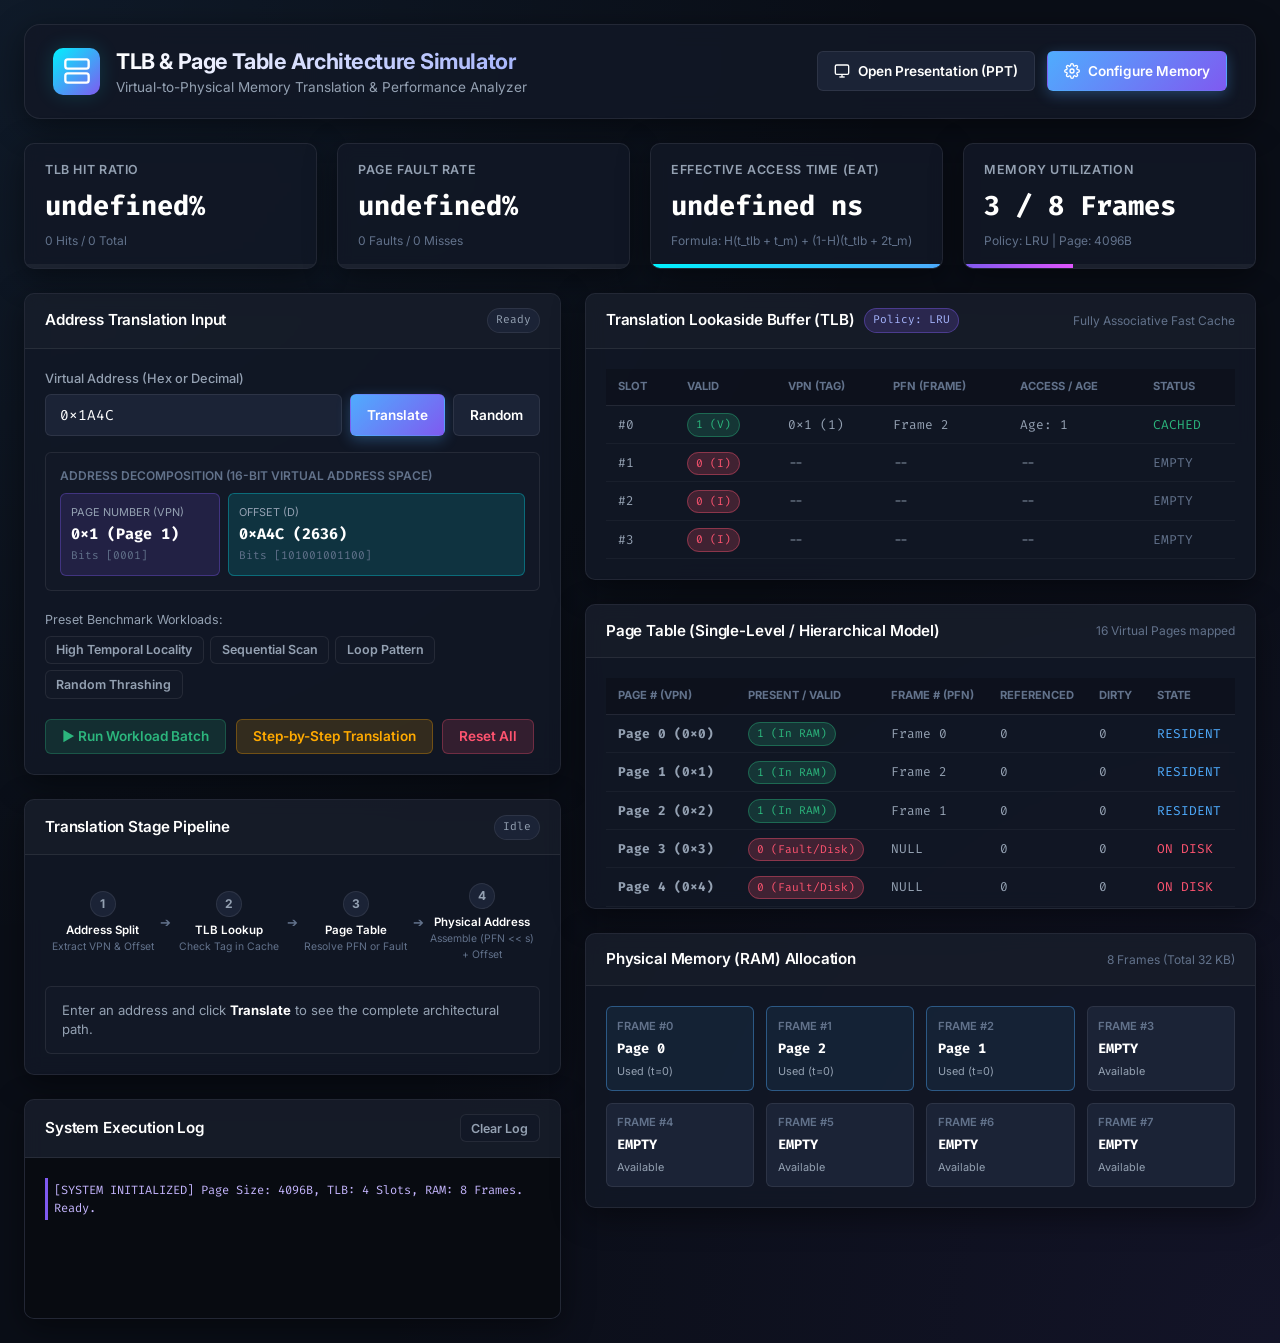
<file: index.html>
<!DOCTYPE html>
<html lang="en">
<head>
  <meta charset="UTF-8">
  <meta name="viewport" content="width=device-width, initial-scale=1.0">
  <title>TLB & Page Table Simulator | Virtual Memory Architecture</title>
  <meta name="description" content="Interactive Virtual-to-Physical Address Translation Simulator with TLB Cache, Page Table, Frame Allocation, and Effective Access Time (EAT) Metrics.">
  <link rel="preconnect" href="https://fonts.googleapis.com">
  <link rel="preconnect" href="https://fonts.gstatic.com" crossorigin>
  <link href="https://fonts.googleapis.com/css2?family=Fira+Code:wght@400;500;600&family=Inter:wght@300;400;500;600;700;800&display=swap" rel="stylesheet">
  <link rel="stylesheet" href="style.css">
</head>
<body>
  <div class="app-container">
    <!-- Header -->
    <header class="app-header">
      <div class="logo-area">
        <div class="logo-icon">
          <svg viewBox="0 0 24 24" width="28" height="28" fill="none" stroke="currentColor" stroke-width="2">
            <rect x="2" y="2" width="20" height="8" rx="2" ry="2"></rect>
            <rect x="2" y="14" width="20" height="8" rx="2" ry="2"></rect>
            <line x1="6" y1="6" x2="6.01" y2="6"></line>
            <line x1="6" y1="18" x2="6.01" y2="18"></line>
          </svg>
        </div>
        <div>
          <h1>TLB & Page Table Architecture Simulator</h1>
          <p class="subtitle">Virtual-to-Physical Memory Translation & Performance Analyzer</p>
        </div>
      </div>
      <div class="header-actions">
        <a href="presentation.html" target="_blank" class="btn btn-secondary" id="btn-open-presentation">
          <svg viewBox="0 0 24 24" width="16" height="16" fill="none" stroke="currentColor" stroke-width="2"><rect x="2" y="3" width="20" height="14" rx="2"/><line x1="8" y1="21" x2="16" y2="21"/><line x1="12" y1="17" x2="12" y2="21"/></svg>
          Open Presentation (PPT)
        </a>
        <button class="btn btn-primary" id="btn-config-toggle">
          <svg viewBox="0 0 24 24" width="16" height="16" fill="none" stroke="currentColor" stroke-width="2"><circle cx="12" cy="12" r="3"/><path d="M19.4 15a1.65 1.65 0 0 0 .33 1.82l.06.06a2 2 0 0 1 0 2.83 2 2 0 0 1-2.83 0l-.06-.06a1.65 1.65 0 0 0-1.82-.33 1.65 1.65 0 0 0-1 1.51V21a2 2 0 0 1-2 2 2 2 0 0 1-2-2v-.09A1.65 1.65 0 0 0 9 19.4a1.65 1.65 0 0 0-1.82.33l-.06.06a2 2 0 0 1-2.83 0 2 2 0 0 1 0-2.83l.06-.06a1.65 1.65 0 0 0 .33-1.82 1.65 1.65 0 0 0-1.51-1H3a2 2 0 0 1-2-2 2 2 0 0 1 2-2h.09A1.65 1.65 0 0 0 4.6 9a1.65 1.65 0 0 0-.33-1.82l-.06-.06a2 2 0 0 1 0-2.83 2 2 0 0 1 2.83 0l.06.06a1.65 1.65 0 0 0 1.82.33H9a1.65 1.65 0 0 0 1-1.51V3a2 2 0 0 1 2-2 2 2 0 0 1 2 2v.09a1.65 1.65 0 0 0 1 1.51 1.65 1.65 0 0 0 1.82-.33l.06-.06a2 2 0 0 1 2.83 0 2 2 0 0 1 0 2.83l-.06.06a1.65 1.65 0 0 0-.33 1.82V9a1.65 1.65 0 0 0 1.51 1H21a2 2 0 0 1 2 2 2 2 0 0 1-2 2h-.09a1.65 1.65 0 0 0-1.51 1z"/></svg>
          Configure Memory
        </button>
      </div>
    </header>

    <!-- Top KPI Cards -->
    <section class="kpi-grid">
      <div class="kpi-card">
        <div class="kpi-label">TLB Hit Ratio</div>
        <div class="kpi-value" id="kpi-tlb-hit-rate">0.0%</div>
        <div class="kpi-sub" id="kpi-tlb-counts">0 Hits / 0 Total</div>
        <div class="kpi-bar"><div class="kpi-bar-fill fill-green" id="bar-tlb-hit" style="width: 0%"></div></div>
      </div>
      <div class="kpi-card">
        <div class="kpi-label">Page Fault Rate</div>
        <div class="kpi-value" id="kpi-page-fault-rate">0.0%</div>
        <div class="kpi-sub" id="kpi-fault-counts">0 Faults / 0 Lookups</div>
        <div class="kpi-bar"><div class="kpi-bar-fill fill-red" id="bar-fault-rate" style="width: 0%"></div></div>
      </div>
      <div class="kpi-card">
        <div class="kpi-label">Effective Access Time (EAT)</div>
        <div class="kpi-value" id="kpi-eat">-- ns</div>
        <div class="kpi-sub" id="kpi-eat-formula">Formula: H(t_tlb + t_m) + (1-H)(t_tlb + 2t_m)</div>
        <div class="kpi-bar"><div class="kpi-bar-fill fill-cyan" style="width: 100%"></div></div>
      </div>
      <div class="kpi-card">
        <div class="kpi-label">Memory Utilization</div>
        <div class="kpi-value" id="kpi-ram-usage">0 / 8 Frames</div>
        <div class="kpi-sub" id="kpi-policy-badge">Policy: LRU | Page: 4096B</div>
        <div class="kpi-bar"><div class="kpi-bar-fill fill-purple" id="bar-ram-usage" style="width: 0%"></div></div>
      </div>
    </section>

    <!-- Main Workspace -->
    <div class="workspace-layout">
      <!-- Left Column: Controls & Hardware Modules -->
      <div class="col-left">
        <!-- Interactive Control Panel -->
        <div class="panel">
          <div class="panel-header">
            <h2>Address Translation Input</h2>
            <span class="badge" id="badge-status">Ready</span>
          </div>
          <div class="panel-body">
            <div class="input-group">
              <label for="input-virtual-address">Virtual Address (Hex or Decimal)</label>
              <div class="input-with-button">
                <input type="text" id="input-virtual-address" placeholder="e.g. 0x1A4C or 6732" value="0x1A4C" />
                <button class="btn btn-primary" id="btn-translate">Translate</button>
                <button class="btn btn-secondary" id="btn-random-addr">Random</button>
              </div>
            </div>

            <!-- Bit Decomposition Preview -->
            <div class="address-breakdown-box">
              <div class="breakdown-title">Address Decomposition (16-bit Virtual Address Space)</div>
              <div class="bit-breakdown-bar">
                <div class="bit-chunk vpn-chunk" id="visual-vpn-chunk">
                  <span class="chunk-label">Page Number (VPN)</span>
                  <span class="chunk-value" id="breakdown-vpn">0x1 (Page 1)</span>
                  <span class="chunk-bits" id="breakdown-vpn-bits">Bits 15-12 [0001]</span>
                </div>
                <div class="bit-chunk offset-chunk" id="visual-offset-chunk">
                  <span class="chunk-label">Offset (d)</span>
                  <span class="chunk-value" id="breakdown-offset">0xA4C (2636)</span>
                  <span class="chunk-bits" id="breakdown-offset-bits">Bits 11-0 [101001001100]</span>
                </div>
              </div>
            </div>

            <!-- Quick Workloads & Simulation Controls -->
            <div class="workloads-section">
              <label>Preset Benchmark Workloads:</label>
              <div class="btn-group">
                <button class="btn btn-sm btn-ghost" data-workload="temporal">High Temporal Locality</button>
                <button class="btn btn-sm btn-ghost" data-workload="spatial">Sequential Scan</button>
                <button class="btn btn-sm btn-ghost" data-workload="loop">Loop Pattern</button>
                <button class="btn btn-sm btn-ghost" data-workload="random">Random Thrashing</button>
              </div>
            </div>

            <div class="simulation-actions">
              <button class="btn btn-success" id="btn-run-workload">▶ Run Workload Batch</button>
              <button class="btn btn-warning" id="btn-step-walk">Step-by-Step Translation</button>
              <button class="btn btn-danger" id="btn-reset">Reset All</button>
            </div>
          </div>
        </div>

        <!-- Translation Flow Pipeline Animation / Status Box -->
        <div class="panel">
          <div class="panel-header">
            <h2>Translation Stage Pipeline</h2>
            <span class="badge" id="step-badge">Idle</span>
          </div>
          <div class="panel-body">
            <div class="pipeline-container">
              <div class="pipeline-step" id="pipe-step-1">
                <div class="step-circle">1</div>
                <div class="step-title">Address Split</div>
                <div class="step-desc">Extract VPN & Offset</div>
              </div>
              <div class="pipeline-arrow">➔</div>
              <div class="pipeline-step" id="pipe-step-2">
                <div class="step-circle">2</div>
                <div class="step-title">TLB Lookup</div>
                <div class="step-desc">Check Tag in Cache</div>
              </div>
              <div class="pipeline-arrow">➔</div>
              <div class="pipeline-step" id="pipe-step-3">
                <div class="step-circle">3</div>
                <div class="step-title">Page Table</div>
                <div class="step-desc">Resolve PFN or Fault</div>
              </div>
              <div class="pipeline-arrow">➔</div>
              <div class="pipeline-step" id="pipe-step-4">
                <div class="step-circle">4</div>
                <div class="step-title">Physical Address</div>
                <div class="step-desc">Assemble (PFN << s) + Offset</div>
              </div>
            </div>
            <div class="stage-result-box" id="stage-result-text">
              Enter an address and click <strong>Translate</strong> to see the complete architectural path.
            </div>
          </div>
        </div>

        <!-- Translation History / Log Output -->
        <div class="panel">
          <div class="panel-header">
            <h2>System Execution Log</h2>
            <button class="btn btn-sm btn-ghost" id="btn-clear-log">Clear Log</button>
          </div>
          <div class="panel-body log-container" id="system-log">
            <div class="log-entry system">[SYSTEM INITIALIZED] Page Size: 4096B, TLB: 4 Slots, RAM: 8 Frames. Ready.</div>
          </div>
        </div>
      </div>

      <!-- Right Column: Memory Structures (TLB, Page Table, Physical RAM) -->
      <div class="col-right">
        <!-- TLB Visualizer -->
        <div class="panel">
          <div class="panel-header">
            <div class="title-with-badge">
              <h2>Translation Lookaside Buffer (TLB)</h2>
              <span class="badge badge-accent" id="tlb-policy-tag">Policy: LRU</span>
            </div>
            <span class="subtext">Fully Associative Fast Cache</span>
          </div>
          <div class="panel-body table-responsive">
            <table class="data-table" id="tlb-table">
              <thead>
                <tr>
                  <th>Slot</th>
                  <th>Valid</th>
                  <th>VPN (Tag)</th>
                  <th>PFN (Frame)</th>
                  <th>Access / Age</th>
                  <th>Status</th>
                </tr>
              </thead>
              <tbody id="tlb-body">
                <!-- Dynamically populated -->
              </tbody>
            </table>
          </div>
        </div>

        <!-- Page Table Visualizer -->
        <div class="panel">
          <div class="panel-header">
            <h2>Page Table (Single-Level / Hierarchical Model)</h2>
            <span class="subtext" id="pt-info-tag">16 Virtual Pages mapped</span>
          </div>
          <div class="panel-body table-responsive pt-scroll-container">
            <table class="data-table" id="pt-table">
              <thead>
                <tr>
                  <th>Page # (VPN)</th>
                  <th>Present / Valid</th>
                  <th>Frame # (PFN)</th>
                  <th>Referenced</th>
                  <th>Dirty</th>
                  <th>State</th>
                </tr>
              </thead>
              <tbody id="pt-body">
                <!-- Dynamically populated -->
              </tbody>
            </table>
          </div>
        </div>

        <!-- Physical Memory (RAM) Frames Visualizer -->
        <div class="panel">
          <div class="panel-header">
            <h2>Physical Memory (RAM) Allocation</h2>
            <span class="subtext" id="ram-info-tag">8 Frames (Total 32 KB)</span>
          </div>
          <div class="panel-body">
            <div class="frames-grid" id="ram-frames-grid">
              <!-- Dynamically populated -->
            </div>
          </div>
        </div>
      </div>
    </div>

    <!-- Configuration Modal -->
    <div class="modal-overlay" id="config-modal">
      <div class="modal-card">
        <div class="modal-header">
          <h3>Memory Architecture Settings</h3>
          <button class="modal-close" id="modal-close">&times;</button>
        </div>
        <div class="modal-body">
          <div class="form-row">
            <div class="form-group">
              <label for="cfg-page-size">Page Size</label>
              <select id="cfg-page-size">
                <option value="256">256 Bytes (Offset: 8 bits)</option>
                <option value="1024">1 KB (Offset: 10 bits)</option>
                <option value="4096" selected>4 KB (Offset: 12 bits)</option>
              </select>
            </div>
            <div class="form-group">
              <label for="cfg-tlb-size">TLB Capacity (Entries)</label>
              <select id="cfg-tlb-size">
                <option value="2">2 Entries</option>
                <option value="4" selected>4 Entries</option>
                <option value="8">8 Entries</option>
                <option value="16">16 Entries</option>
              </select>
            </div>
          </div>

          <div class="form-row">
            <div class="form-group">
              <label for="cfg-replacement-policy">TLB Replacement Policy</label>
              <select id="cfg-replacement-policy">
                <option value="LRU" selected>Least Recently Used (LRU)</option>
                <option value="FIFO">First In, First Out (FIFO)</option>
              </select>
            </div>
            <div class="form-group">
              <label for="cfg-ram-frames">Physical Memory Frames</label>
              <select id="cfg-ram-frames">
                <option value="4">4 Frames (16 KB)</option>
                <option value="8" selected>8 Frames (32 KB)</option>
                <option value="16">16 Frames (64 KB)</option>
              </select>
            </div>
          </div>

          <div class="form-row">
            <div class="form-group">
              <label for="cfg-tlb-time">TLB Access Time (ns)</label>
              <input type="number" id="cfg-tlb-time" value="2" min="1" max="100">
            </div>
            <div class="form-group">
              <label for="cfg-mem-time">Main Memory Access Time (ns)</label>
              <input type="number" id="cfg-mem-time" value="100" min="10" max="1000">
            </div>
          </div>

          <div class="form-row">
            <div class="form-group">
              <label for="cfg-fault-penalty">Page Fault Penalty (ns)</label>
              <input type="number" id="cfg-fault-penalty" value="8000" min="1000" max="50000000">
            </div>
          </div>
        </div>
        <div class="modal-footer">
          <button class="btn btn-secondary" id="modal-cancel">Cancel</button>
          <button class="btn btn-primary" id="modal-save">Apply Architecture Settings</button>
        </div>
      </div>
    </div>
  </div>

  <script src="app.js"></script>
</body>
</html>
</file>
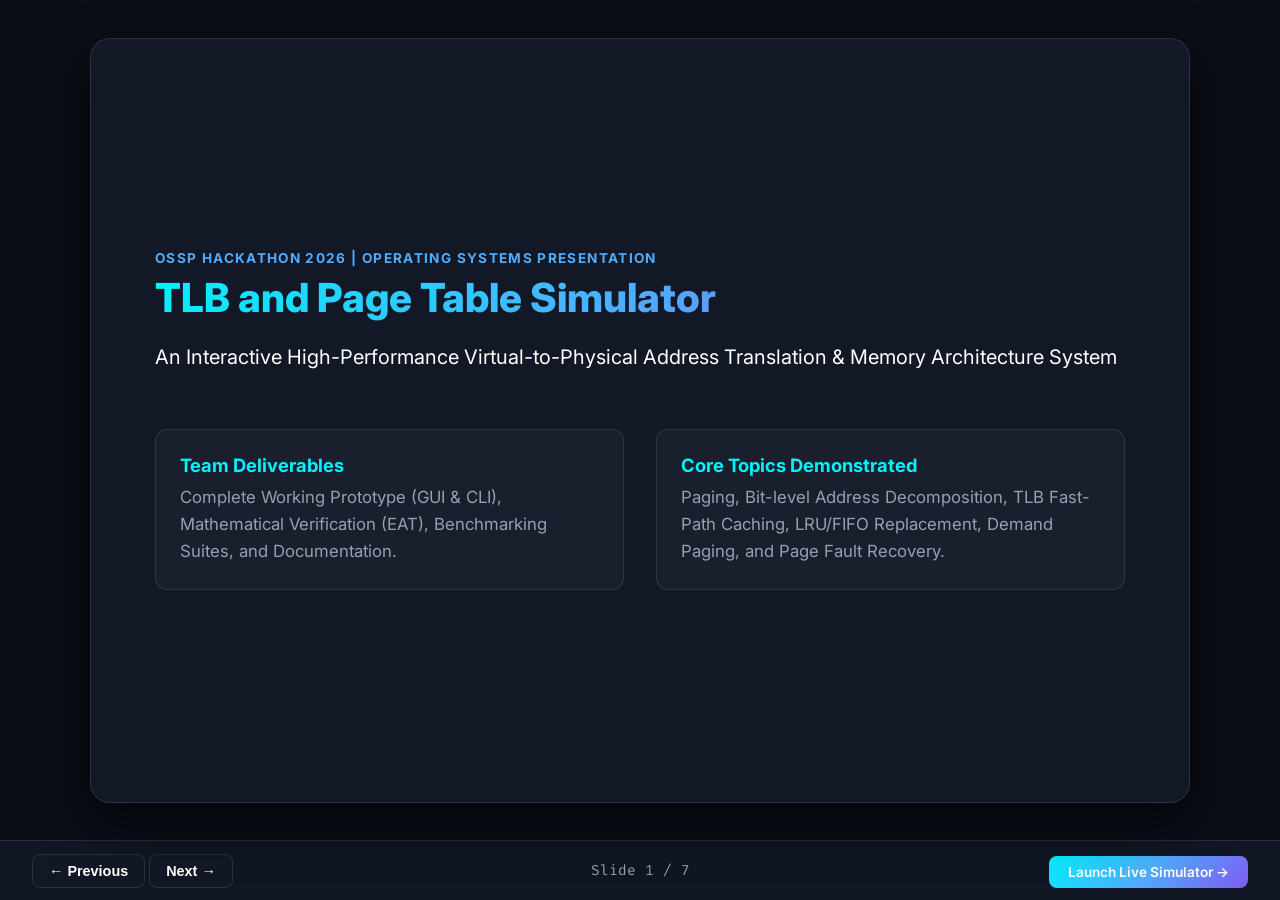
<file: presentation.html>
<!DOCTYPE html>
<html lang="en">
<head>
  <meta charset="UTF-8">
  <meta name="viewport" content="width=device-width, initial-scale=1.0">
  <title>Presentation: TLB and Page Table Simulator</title>
  <link rel="preconnect" href="https://fonts.googleapis.com">
  <link rel="preconnect" href="https://fonts.gstatic.com" crossorigin>
  <link href="https://fonts.googleapis.com/css2?family=Fira+Code:wght@400;600&family=Inter:wght@300;400;600;700;800&display=swap" rel="stylesheet">
  <style>
    :root {
      --bg: #0a0e17;
      --card-bg: #121826;
      --accent: #00f2fe;
      --accent-grad: linear-gradient(135deg, #00f2fe, #4facfe, #7f5af0);
      --text: #fffffe;
      --muted: #94a1b2;
      --border: rgba(255,255,255,0.1);
    }
    * { box-sizing: border-box; margin: 0; padding: 0; }
    body {
      font-family: 'Inter', sans-serif;
      background: var(--bg);
      color: var(--text);
      overflow: hidden;
      height: 100vh;
      display: flex;
      flex-direction: column;
    }
    .slide-deck {
      flex: 1;
      position: relative;
      display: flex;
      align-items: center;
      justify-content: center;
      padding: 2rem;
    }
    .slide {
      position: absolute;
      width: 90%;
      max-width: 1100px;
      height: 85vh;
      background: var(--card-bg);
      border: 1px solid var(--border);
      border-radius: 20px;
      padding: 3rem 4rem;
      display: flex;
      flex-direction: column;
      justify-content: center;
      opacity: 0;
      pointer-events: none;
      transform: translateY(20px) scale(0.98);
      transition: all 0.4s cubic-bezier(0.16, 1, 0.3, 1);
      box-shadow: 0 20px 50px rgba(0,0,0,0.6);
      overflow-y: auto;
    }
    .slide.active {
      opacity: 1;
      pointer-events: auto;
      transform: translateY(0) scale(1);
    }
    .slide-tag {
      font-size: 0.85rem;
      text-transform: uppercase;
      letter-spacing: 0.1em;
      color: #4facfe;
      font-weight: 700;
      margin-bottom: 0.5rem;
    }
    h1 {
      font-size: 2.5rem;
      font-weight: 800;
      margin-bottom: 1.2rem;
      background: var(--accent-grad);
      -webkit-background-clip: text;
      -webkit-text-fill-color: transparent;
      line-height: 1.2;
    }
    h2 {
      font-size: 1.8rem;
      font-weight: 700;
      margin-bottom: 1.5rem;
      color: #fff;
    }
    p, li {
      font-size: 1.05rem;
      color: var(--muted);
      line-height: 1.6;
    }
    ul {
      margin-left: 1.5rem;
      margin-top: 1rem;
      display: flex;
      flex-direction: column;
      gap: 0.75rem;
    }
    strong { color: #fff; }
    .grid-2 {
      display: grid;
      grid-template-columns: 1fr 1fr;
      gap: 2rem;
      margin-top: 1.5rem;
    }
    .feature-box {
      background: rgba(255, 255, 255, 0.03);
      border: 1px solid var(--border);
      padding: 1.5rem;
      border-radius: 12px;
    }
    .feature-box h3 {
      font-size: 1.15rem;
      color: #00f2fe;
      margin-bottom: 0.5rem;
    }
    .code-box {
      background: #080b11;
      border: 1px solid var(--border);
      border-radius: 8px;
      padding: 1rem;
      font-family: 'Fira Code', monospace;
      font-size: 0.85rem;
      color: #a5b4fc;
      margin-top: 1rem;
    }
    /* Controls Footer */
    .controls-footer {
      height: 60px;
      display: flex;
      align-items: center;
      justify-content: space-between;
      padding: 0 2rem;
      background: rgba(18, 24, 38, 0.9);
      border-top: 1px solid var(--border);
    }
    .nav-btn {
      background: var(--card-bg);
      border: 1px solid var(--border);
      color: #fff;
      padding: 0.5rem 1rem;
      border-radius: 8px;
      cursor: pointer;
      font-weight: 600;
      font-size: 0.9rem;
      transition: 0.2s;
    }
    .nav-btn:hover { background: #4facfe; color: #0a0e17; }
    .slide-counter { font-size: 0.9rem; color: var(--muted); font-family: 'Fira Code', monospace; }
    .btn-simulator {
      background: var(--accent-grad);
      color: #fff;
      padding: 0.5rem 1.2rem;
      border-radius: 8px;
      text-decoration: none;
      font-weight: 600;
      font-size: 0.85rem;
    }
  </style>
</head>
<body>
  <div class="slide-deck">
    <!-- Slide 1: Title -->
    <div class="slide active">
      <div class="slide-tag">OSSP Hackathon 2026 | Operating Systems Presentation</div>
      <h1>TLB and Page Table Simulator</h1>
      <p style="font-size: 1.25rem; color: #fff; margin-bottom: 2rem;">
        An Interactive High-Performance Virtual-to-Physical Address Translation & Memory Architecture System
      </p>
      <div class="grid-2">
        <div class="feature-box">
          <h3>Team Deliverables</h3>
          <p>Complete Working Prototype (GUI & CLI), Mathematical Verification (EAT), Benchmarking Suites, and Documentation.</p>
        </div>
        <div class="feature-box">
          <h3>Core Topics Demonstrated</h3>
          <p>Paging, Bit-level Address Decomposition, TLB Fast-Path Caching, LRU/FIFO Replacement, Demand Paging, and Page Fault Recovery.</p>
        </div>
      </div>
    </div>

    <!-- Slide 2: Problem Statement -->
    <div class="slide">
      <div class="slide-tag">01. Problem Statement & Motivation</div>
      <h2>The Memory Wall & Address Translation Bottleneck</h2>
      <p>Modern OS architectures use Virtual Memory for isolation and protection. However, every memory reference requires translation from <strong>Virtual Address</strong> to <strong>Physical Address</strong>.</p>
      <div class="grid-2">
        <div class="feature-box">
          <h3>The Challenge</h3>
          <ul>
            <li>Naive page table lookups double memory latency (1 access for Page Table + 1 for Data).</li>
            <li>Multi-level page tables multiply latency by 3x to 5x.</li>
            <li>Lack of intuitive visualization makes it hard to observe cache eviction & page fault penalties in real time.</li>
          </ul>
        </div>
        <div class="feature-box">
          <h3>Our Solution</h3>
          <ul>
            <li>Build a hardware-accurate simulator modeling TLB hit/miss and Page Fault behavior.</li>
            <li>Provide real-time Effective Access Time (EAT) calculation.</li>
            <li>Enable interactive parameter tuning (Page size, TLB size, LRU/FIFO).</li>
          </ul>
        </div>
      </div>
    </div>

    <!-- Slide 3: System Architecture -->
    <div class="slide">
      <div class="slide-tag">02. System Architecture</div>
      <h2>Bit-Level Address Decomposition & Memory Layout</h2>
      <p>Given an <em>N</em>-bit Virtual Address with page size <em>P = 2<sup>k</sup></em> bytes:</p>
      <div class="code-box">
        Virtual Address [16-bit] = [ VPN (Bits 15..k) | Offset (Bits k-1..0) ]<br>
        Physical Address        = [ PFN (Frame #)     | Offset (Bits k-1..0) ]
      </div>
      <div class="grid-2">
        <div class="feature-box">
          <h3>Translation Lookaside Buffer (TLB)</h3>
          <p>Fully associative on-chip hardware cache. Holds <code>{ Tag: VPN, Frame: PFN, Valid, LRU Age }</code>. Provides sub-2ns lookup speed.</p>
        </div>
        <div class="feature-box">
          <h3>Page Table & Physical Memory</h3>
          <p>Page Table stores mapping of all process pages. Frames in RAM are allocated dynamically via Demand Paging on page faults.</p>
        </div>
      </div>
    </div>

    <!-- Slide 4: Algorithms & Eviction Policies -->
    <div class="slide">
      <div class="slide-tag">03. Implementation & Algorithms</div>
      <h2>Translation Pipeline & Replacement Policies</h2>
      <div class="feature-box" style="margin-bottom: 1rem;">
        <h3>The 4-Stage Translation Pipeline</h3>
        <p><strong>1. Address Split:</strong> Compute <code>VPN = VA >> k</code>, <code>Offset = VA & ((1 << k) - 1)</code>.</p>
        <p><strong>2. TLB Parallel Search:</strong> Check TLB entries. If Hit ➔ Form Physical Address in <strong>2 ns</strong>.</p>
        <p><strong>3. Page Table Fallback:</strong> If Miss ➔ Lookup Page Table (100 ns). If Invalid ➔ Trigger <strong>Page Fault (8000 ns)</strong>.</p>
        <p><strong>4. Cache Update:</strong> Insert into TLB via replacement policy.</p>
      </div>
      <div class="grid-2">
        <div class="feature-box">
          <h3>Least Recently Used (LRU)</h3>
          <p>Tracks access timestamps. Evicts the entry whose last access was furthest in the past.</p>
        </div>
        <div class="feature-box">
          <h3>First-In, First-Out (FIFO)</h3>
          <p>Maintains allocation order. Evicts the oldest loaded entry regardless of access frequency.</p>
        </div>
      </div>
    </div>

    <!-- Slide 5: Mathematical Modeling & EAT -->
    <div class="slide">
      <div class="slide-tag">04. Mathematical Verification</div>
      <h2>Effective Access Time (EAT) Analysis</h2>
      <p>We mathematically compute and validate the latency reduction achieved by the TLB:</p>
      <div class="code-box">
        EAT = H * (t_tlb + t_mem) + (1 - H) * (t_tlb + 2 * t_mem)<br>
        <br>
        Where:<br>
        &bull; H = TLB Hit Ratio<br>
        &bull; t_tlb = TLB Access Time (typically 2 ns)<br>
        &bull; t_mem = Main Memory Access Time (typically 100 ns)
      </div>
      <div class="grid-2">
        <div class="feature-box">
          <h3>Without TLB (Baseline)</h3>
          <p>Access Time = <code>2 * t_mem = 200 ns</code> (100% overhead on every read/write).</p>
        </div>
        <div class="feature-box">
          <h3>With 90% TLB Hit Ratio</h3>
          <p><code>EAT = 0.90*(102ns) + 0.10*(202ns) = 91.8 + 20.2 = 112.0 ns</code> (44% speedup!).</p>
        </div>
      </div>
    </div>

    <!-- Slide 6: Live Features & Testing -->
    <div class="slide">
      <div class="slide-tag">05. Testing, Benchmarking & Results</div>
      <h2>Experimental Workload Analysis</h2>
      <div class="grid-2">
        <div class="feature-box">
          <h3>High Temporal Locality Benchmark</h3>
          <p>Repeated accesses to hot code loops (e.g. Pages 1 & 2). <strong>Result:</strong> TLB Hit Ratio &gt; 87.5%, EAT drops to ~114 ns.</p>
        </div>
        <div class="feature-box">
          <h3>Sequential Scan Benchmark</h3>
          <p>Linear memory pass across adjacent memory addresses. Demonstrates spatial locality and periodic page crossings.</p>
        </div>
        <div class="feature-box">
          <h3>Loop Thrashing Benchmark</h3>
          <p>Accessing <em>N+1</em> pages in a loop with an <em>N</em>-slot TLB. Demonstrates pathological FIFO/LRU eviction.</p>
        </div>
        <div class="feature-box">
          <h3>Dual Environment Support</h3>
          <p>Runs seamlessly as an Interactive Web GUI (Zero install) AND a Python 3 CLI terminal tool.</p>
        </div>
      </div>
    </div>

    <!-- Slide 7: Team Contributions & Impact -->
    <div class="slide">
      <div class="slide-tag">06. Conclusion & Impact</div>
      <h2>Impact, Team Contributions & Q&A</h2>
      <div class="grid-2">
        <div class="feature-box">
          <h3>Team Responsibilities</h3>
          <ul>
            <li><strong>Member 1:</strong> System Architecture, Memory Math (EAT), Address Bit Decomposition.</li>
            <li><strong>Member 2:</strong> TLB Cache Engine, LRU & FIFO Replacement, Page Table Logic.</li>
            <li><strong>Member 3:</strong> Interactive Visualizer, Real-time Pipeline Animation, UI Design.</li>
            <li><strong>Member 4:</strong> Testing, Benchmark Workload Validation, CLI Implementation & Docs.</li>
          </ul>
        </div>
        <div class="feature-box">
          <h3>Educational & Engineering Impact</h3>
          <ul>
            <li>Bridges theoretical OS textbooks with tangible, animated execution.</li>
            <li>Enables students and developers to experiment with TLB sizing tradeoffs.</li>
            <li>Open-source, lightweight, and zero external dependencies.</li>
          </ul>
        </div>
      </div>
    </div>
  </div>

  <!-- Footer Navigation -->
  <footer class="controls-footer">
    <div>
      <button class="nav-btn" id="prev-btn">&larr; Previous</button>
      <button class="nav-btn" id="next-btn">Next &rarr;</button>
    </div>
    <div class="slide-counter" id="slide-num">Slide 1 / 7</div>
    <div>
      <a href="index.html" class="btn-simulator">Launch Live Simulator &rarr;</a>
    </div>
  </footer>

  <script>
    const slides = document.querySelectorAll('.slide');
    const prevBtn = document.getElementById('prev-btn');
    const nextBtn = document.getElementById('next-btn');
    const counter = document.getElementById('slide-num');
    let currentSlide = 0;

    function showSlide(index) {
      slides.forEach((s, i) => s.classList.toggle('active', i === index));
      counter.textContent = `Slide ${index + 1} / ${slides.length}`;
    }

    prevBtn.addEventListener('click', () => {
      if (currentSlide > 0) { currentSlide--; showSlide(currentSlide); }
    });

    nextBtn.addEventListener('click', () => {
      if (currentSlide < slides.length - 1) { currentSlide++; showSlide(currentSlide); }
    });

    document.addEventListener('keydown', (e) => {
      if (e.key === 'ArrowRight' || e.key === ' ') {
        if (currentSlide < slides.length - 1) { currentSlide++; showSlide(currentSlide); }
      } else if (e.key === 'ArrowLeft') {
        if (currentSlide > 0) { currentSlide--; showSlide(currentSlide); }
      }
    });
  </script>
</body>
</html>
</file>
<file: style.css>
/* CSS Design System - TLB & Page Table Architecture Simulator */
:root {
  --bg-primary: #0a0e17;
  --bg-secondary: #121826;
  --bg-tertiary: #1b2336;
  --bg-hover: #222d44;
  --card-bg: rgba(18, 24, 38, 0.85);
  --card-border: rgba(255, 255, 255, 0.08);

  --accent-cyan: #00f2fe;
  --accent-blue: #4facfe;
  --accent-purple: #7f5af0;
  --accent-green: #2cb67d;
  --accent-red: #ff5470;
  --accent-amber: #ffaa00;

  --text-main: #fffffe;
  --text-muted: #94a1b2;
  --text-dim: #62728b;

  --font-sans: 'Inter', -apple-system, BlinkMacSystemFont, 'Segoe UI', Roboto, sans-serif;
  --font-mono: 'Fira Code', monospace;

  --radius-sm: 6px;
  --radius-md: 10px;
  --radius-lg: 16px;

  --shadow-glow: 0 0 20px rgba(0, 242, 254, 0.15);
  --shadow-card: 0 8px 32px 0 rgba(0, 0, 0, 0.45);
  --transition: all 0.25s cubic-bezier(0.16, 1, 0.3, 1);
}

* {
  box-sizing: border-box;
  margin: 0;
  padding: 0;
}

body {
  font-family: var(--font-sans);
  background-color: var(--bg-primary);
  background-image: 
    radial-gradient(at 0% 0%, rgba(79, 172, 254, 0.08) 0px, transparent 50%),
    radial-gradient(at 100% 100%, rgba(127, 90, 240, 0.08) 0px, transparent 50%);
  color: var(--text-main);
  min-height: 100vh;
  padding: 1.5rem;
  line-height: 1.5;
}

.app-container {
  max-width: 1440px;
  margin: 0 auto;
}

/* Header */
.app-header {
  display: flex;
  justify-content: space-between;
  align-items: center;
  padding: 1.25rem 1.75rem;
  background: var(--card-bg);
  border: 1px solid var(--card-border);
  backdrop-filter: blur(12px);
  border-radius: var(--radius-lg);
  margin-bottom: 1.5rem;
  box-shadow: var(--shadow-card);
}

.logo-area {
  display: flex;
  align-items: center;
  gap: 1rem;
}

.logo-icon {
  background: linear-gradient(135deg, var(--accent-cyan), var(--accent-purple));
  color: #fff;
  padding: 0.6rem;
  border-radius: var(--radius-md);
  display: flex;
  align-items: center;
  justify-content: center;
  box-shadow: var(--shadow-glow);
}

.app-header h1 {
  font-size: 1.35rem;
  font-weight: 700;
  letter-spacing: -0.02em;
  background: linear-gradient(90deg, #ffffff, #a5b4fc);
  -webkit-background-clip: text;
  -webkit-text-fill-color: transparent;
}

.subtitle {
  font-size: 0.85rem;
  color: var(--text-muted);
}

.header-actions {
  display: flex;
  gap: 0.75rem;
}

/* Buttons */
.btn {
  display: inline-flex;
  align-items: center;
  gap: 0.5rem;
  padding: 0.55rem 1rem;
  border-radius: var(--radius-sm);
  font-size: 0.85rem;
  font-weight: 600;
  font-family: var(--font-sans);
  cursor: pointer;
  transition: var(--transition);
  border: 1px solid transparent;
  text-decoration: none;
}

.btn-primary {
  background: linear-gradient(135deg, var(--accent-blue), var(--accent-purple));
  color: white;
  box-shadow: 0 4px 14px rgba(79, 172, 254, 0.3);
}

.btn-primary:hover {
  transform: translateY(-1px);
  box-shadow: 0 6px 20px rgba(79, 172, 254, 0.45);
}

.btn-secondary {
  background: var(--bg-tertiary);
  color: var(--text-main);
  border-color: var(--card-border);
}

.btn-secondary:hover {
  background: var(--bg-hover);
  border-color: rgba(255, 255, 255, 0.2);
}

.btn-success {
  background: rgba(44, 182, 125, 0.15);
  color: var(--accent-green);
  border-color: rgba(44, 182, 125, 0.3);
}

.btn-success:hover {
  background: var(--accent-green);
  color: #0a0e17;
}

.btn-warning {
  background: rgba(255, 170, 0, 0.15);
  color: var(--accent-amber);
  border-color: rgba(255, 170, 0, 0.3);
}

.btn-warning:hover {
  background: var(--accent-amber);
  color: #0a0e17;
}

.btn-danger {
  background: rgba(255, 84, 112, 0.15);
  color: var(--accent-red);
  border-color: rgba(255, 84, 112, 0.3);
}

.btn-danger:hover {
  background: var(--accent-red);
  color: white;
}

.btn-ghost {
  background: var(--bg-secondary);
  color: var(--text-muted);
  border-color: var(--card-border);
}

.btn-ghost:hover, .btn-ghost.active {
  background: var(--accent-purple);
  color: white;
}

.btn-sm {
  padding: 0.35rem 0.65rem;
  font-size: 0.78rem;
}

/* KPI Cards */
.kpi-grid {
  display: grid;
  grid-template-columns: repeat(4, 1fr);
  gap: 1.25rem;
  margin-bottom: 1.5rem;
}

.kpi-card {
  background: var(--card-bg);
  border: 1px solid var(--card-border);
  backdrop-filter: blur(8px);
  padding: 1.1rem 1.25rem;
  border-radius: var(--radius-md);
  box-shadow: var(--shadow-card);
  position: relative;
  overflow: hidden;
}

.kpi-label {
  font-size: 0.78rem;
  text-transform: uppercase;
  letter-spacing: 0.05em;
  color: var(--text-muted);
  font-weight: 600;
  margin-bottom: 0.35rem;
}

.kpi-value {
  font-size: 1.7rem;
  font-weight: 700;
  font-family: var(--font-mono);
  color: var(--text-main);
  margin-bottom: 0.35rem;
}

.kpi-sub {
  font-size: 0.75rem;
  color: var(--text-dim);
}

.kpi-bar {
  position: absolute;
  bottom: 0;
  left: 0;
  right: 0;
  height: 4px;
  background: rgba(255, 255, 255, 0.05);
}

.kpi-bar-fill {
  height: 100%;
  transition: width 0.4s ease;
}

.fill-green { background: linear-gradient(90deg, #2cb67d, #00f2fe); }
.fill-red { background: linear-gradient(90deg, #ffaa00, #ff5470); }
.fill-cyan { background: linear-gradient(90deg, #00f2fe, #4facfe); }
.fill-purple { background: linear-gradient(90deg, #7f5af0, #e056fd); }

/* Workspace Grid */
.workspace-layout {
  display: grid;
  grid-template-columns: 1fr 1.25fr;
  gap: 1.5rem;
}

@media (max-width: 1080px) {
  .workspace-layout {
    grid-template-columns: 1fr;
  }
  .kpi-grid {
    grid-template-columns: repeat(2, 1fr);
  }
}

.col-left, .col-right {
  display: flex;
  flex-direction: column;
  gap: 1.5rem;
}

/* Panel */
.panel {
  background: var(--card-bg);
  border: 1px solid var(--card-border);
  backdrop-filter: blur(10px);
  border-radius: var(--radius-md);
  box-shadow: var(--shadow-card);
  overflow: hidden;
}

.panel-header {
  display: flex;
  justify-content: space-between;
  align-items: center;
  padding: 0.9rem 1.25rem;
  background: rgba(255, 255, 255, 0.02);
  border-bottom: 1px solid var(--card-border);
}

.panel-header h2 {
  font-size: 0.95rem;
  font-weight: 600;
  color: var(--text-main);
  letter-spacing: -0.01em;
}

.title-with-badge {
  display: flex;
  align-items: center;
  gap: 0.6rem;
}

.subtext {
  font-size: 0.75rem;
  color: var(--text-dim);
}

.badge {
  font-size: 0.7rem;
  padding: 0.2rem 0.5rem;
  border-radius: 999px;
  background: var(--bg-tertiary);
  color: var(--text-muted);
  border: 1px solid var(--card-border);
  font-family: var(--font-mono);
}

.badge-accent {
  background: rgba(127, 90, 240, 0.2);
  color: #a5b4fc;
  border-color: rgba(127, 90, 240, 0.4);
}

.badge-hit {
  background: rgba(44, 182, 125, 0.2);
  color: var(--accent-green);
  border-color: rgba(44, 182, 125, 0.4);
}

.badge-miss {
  background: rgba(255, 84, 112, 0.2);
  color: var(--accent-red);
  border-color: rgba(255, 84, 112, 0.4);
}

.panel-body {
  padding: 1.25rem;
}

/* Inputs */
.input-group label {
  display: block;
  font-size: 0.8rem;
  color: var(--text-muted);
  margin-bottom: 0.4rem;
  font-weight: 500;
}

.input-with-button {
  display: flex;
  gap: 0.5rem;
}

.input-with-button input {
  flex: 1;
  background: var(--bg-tertiary);
  border: 1px solid var(--card-border);
  padding: 0.65rem 0.85rem;
  border-radius: var(--radius-sm);
  color: #fff;
  font-family: var(--font-mono);
  font-size: 0.9rem;
  outline: none;
  transition: var(--transition);
}

.input-with-button input:focus {
  border-color: var(--accent-blue);
  box-shadow: 0 0 0 2px rgba(79, 172, 254, 0.25);
}

/* Address Decomposition Box */
.address-breakdown-box {
  margin-top: 1rem;
  background: var(--bg-secondary);
  border: 1px solid var(--card-border);
  border-radius: var(--radius-sm);
  padding: 0.85rem;
}

.breakdown-title {
  font-size: 0.75rem;
  color: var(--text-dim);
  text-transform: uppercase;
  margin-bottom: 0.5rem;
  font-weight: 600;
}

.bit-breakdown-bar {
  display: flex;
  gap: 0.5rem;
}

.bit-chunk {
  padding: 0.65rem;
  border-radius: var(--radius-sm);
  display: flex;
  flex-direction: column;
}

.vpn-chunk {
  flex: 1;
  background: rgba(127, 90, 240, 0.15);
  border: 1px solid rgba(127, 90, 240, 0.35);
}

.offset-chunk {
  flex: 2;
  background: rgba(0, 242, 254, 0.12);
  border: 1px solid rgba(0, 242, 254, 0.3);
}

.chunk-label {
  font-size: 0.68rem;
  color: var(--text-muted);
  text-transform: uppercase;
}

.chunk-value {
  font-size: 0.95rem;
  font-weight: 700;
  font-family: var(--font-mono);
  color: #fff;
  margin: 0.15rem 0;
}

.chunk-bits {
  font-size: 0.7rem;
  font-family: var(--font-mono);
  color: var(--text-dim);
}

/* Workloads */
.workloads-section {
  margin-top: 1.25rem;
}

.workloads-section label {
  font-size: 0.78rem;
  color: var(--text-muted);
  display: block;
  margin-bottom: 0.4rem;
}

.btn-group {
  display: flex;
  flex-wrap: wrap;
  gap: 0.4rem;
}

.simulation-actions {
  display: flex;
  gap: 0.6rem;
  margin-top: 1.25rem;
}

/* Pipeline Stage */
.pipeline-container {
  display: flex;
  align-items: center;
  justify-content: space-between;
  margin-bottom: 1rem;
}

.pipeline-step {
  display: flex;
  flex-direction: column;
  align-items: center;
  text-align: center;
  flex: 1;
  padding: 0.5rem 0.25rem;
  border-radius: var(--radius-sm);
  transition: var(--transition);
}

.pipeline-step.active {
  background: rgba(79, 172, 254, 0.15);
  box-shadow: 0 0 12px rgba(79, 172, 254, 0.3);
}

.pipeline-step.success {
  background: rgba(44, 182, 125, 0.15);
}

.pipeline-step.fault {
  background: rgba(255, 84, 112, 0.15);
}

.step-circle {
  width: 26px;
  height: 26px;
  border-radius: 50%;
  background: var(--bg-tertiary);
  border: 1px solid var(--card-border);
  display: flex;
  align-items: center;
  justify-content: center;
  font-size: 0.75rem;
  font-weight: bold;
  margin-bottom: 0.3rem;
  color: var(--text-muted);
}

.pipeline-step.active .step-circle {
  background: var(--accent-blue);
  color: #fff;
  border-color: var(--accent-cyan);
}

.pipeline-step.success .step-circle {
  background: var(--accent-green);
  color: #0a0e17;
}

.pipeline-step.fault .step-circle {
  background: var(--accent-red);
  color: #fff;
}

.step-title {
  font-size: 0.72rem;
  font-weight: 600;
  color: var(--text-main);
}

.step-desc {
  font-size: 0.65rem;
  color: var(--text-dim);
}

.pipeline-arrow {
  color: var(--text-dim);
  font-size: 0.8rem;
}

.stage-result-box {
  background: var(--bg-secondary);
  border: 1px solid var(--card-border);
  padding: 0.85rem 1rem;
  border-radius: var(--radius-sm);
  font-size: 0.82rem;
  line-height: 1.45;
  color: var(--text-muted);
}

.stage-result-box strong {
  color: #fff;
}

/* System Log */
.log-container {
  height: 160px;
  overflow-y: auto;
  font-family: var(--font-mono);
  font-size: 0.75rem;
  background: #080b11;
  display: flex;
  flex-direction: column;
  gap: 0.35rem;
}

.log-entry {
  padding: 0.2rem 0.4rem;
  border-left: 3px solid transparent;
}

.log-entry.system { border-color: var(--accent-purple); color: #c4b5fd; }
.log-entry.hit { border-color: var(--accent-green); color: #86efac; }
.log-entry.miss { border-color: var(--accent-amber); color: #fde047; }
.log-entry.fault { border-color: var(--accent-red); color: #fca5a5; }
.log-entry.info { border-color: var(--accent-blue); color: #93c5fd; }

/* Tables */
.table-responsive {
  overflow-x: auto;
}

.pt-scroll-container {
  max-height: 250px;
  overflow-y: auto;
}

.data-table {
  width: 100%;
  border-collapse: collapse;
  font-size: 0.8rem;
  text-align: left;
}

.data-table th {
  padding: 0.6rem 0.75rem;
  font-size: 0.7rem;
  text-transform: uppercase;
  color: var(--text-dim);
  background: rgba(0, 0, 0, 0.2);
  border-bottom: 1px solid var(--card-border);
}

.data-table td {
  padding: 0.55rem 0.75rem;
  border-bottom: 1px solid rgba(255, 255, 255, 0.04);
  font-family: var(--font-mono);
  color: var(--text-muted);
}

.data-table tr:hover {
  background: rgba(255, 255, 255, 0.02);
}

.data-table tr.highlight-hit {
  background: rgba(44, 182, 125, 0.2) !important;
  color: #fff;
  transition: background 0.3s ease;
}

.data-table tr.highlight-miss {
  background: rgba(255, 170, 0, 0.2) !important;
  color: #fff;
  transition: background 0.3s ease;
}

.data-table tr.highlight-evicted {
  background: rgba(255, 84, 112, 0.2) !important;
}

/* RAM Frames Grid */
.frames-grid {
  display: grid;
  grid-template-columns: repeat(4, 1fr);
  gap: 0.75rem;
}

.frame-block {
  background: var(--bg-tertiary);
  border: 1px solid var(--card-border);
  border-radius: var(--radius-sm);
  padding: 0.65rem;
  display: flex;
  flex-direction: column;
  gap: 0.25rem;
  transition: var(--transition);
}

.frame-block.allocated {
  border-color: rgba(79, 172, 254, 0.4);
  background: rgba(79, 172, 254, 0.08);
}

.frame-block.active {
  border-color: var(--accent-cyan);
  box-shadow: 0 0 12px rgba(0, 242, 254, 0.35);
  transform: translateY(-2px);
}

.frame-num {
  font-size: 0.7rem;
  color: var(--text-dim);
  font-weight: 600;
  text-transform: uppercase;
}

.frame-page {
  font-family: var(--font-mono);
  font-size: 0.85rem;
  font-weight: 700;
  color: #fff;
}

.frame-status {
  font-size: 0.68rem;
  color: var(--text-muted);
}

/* Modal */
.modal-overlay {
  display: none;
  position: fixed;
  inset: 0;
  background: rgba(0, 0, 0, 0.75);
  backdrop-filter: blur(8px);
  z-index: 1000;
  align-items: center;
  justify-content: center;
}

.modal-overlay.active {
  display: flex;
}

.modal-card {
  background: var(--bg-secondary);
  border: 1px solid var(--card-border);
  border-radius: var(--radius-lg);
  width: 90%;
  max-width: 580px;
  box-shadow: 0 20px 40px rgba(0, 0, 0, 0.6);
  animation: modalIn 0.25s cubic-bezier(0.16, 1, 0.3, 1);
}

@keyframes modalIn {
  from { opacity: 0; transform: scale(0.95); }
  to { opacity: 1; transform: scale(1); }
}

.modal-header {
  display: flex;
  justify-content: space-between;
  align-items: center;
  padding: 1.25rem 1.5rem;
  border-bottom: 1px solid var(--card-border);
}

.modal-header h3 {
  font-size: 1.1rem;
}

.modal-close {
  background: transparent;
  border: none;
  color: var(--text-muted);
  font-size: 1.5rem;
  cursor: pointer;
}

.modal-body {
  padding: 1.5rem;
  display: flex;
  flex-direction: column;
  gap: 1rem;
}

.form-row {
  display: grid;
  grid-template-columns: 1fr 1fr;
  gap: 1rem;
}

.form-group label {
  display: block;
  font-size: 0.78rem;
  color: var(--text-muted);
  margin-bottom: 0.35rem;
}

.form-group select, .form-group input {
  width: 100%;
  background: var(--bg-tertiary);
  border: 1px solid var(--card-border);
  padding: 0.6rem 0.8rem;
  border-radius: var(--radius-sm);
  color: #fff;
  font-size: 0.85rem;
  outline: none;
}

.modal-footer {
  display: flex;
  justify-content: flex-end;
  gap: 0.75rem;
  padding: 1rem 1.5rem;
  border-top: 1px solid var(--card-border);
}
</file>
